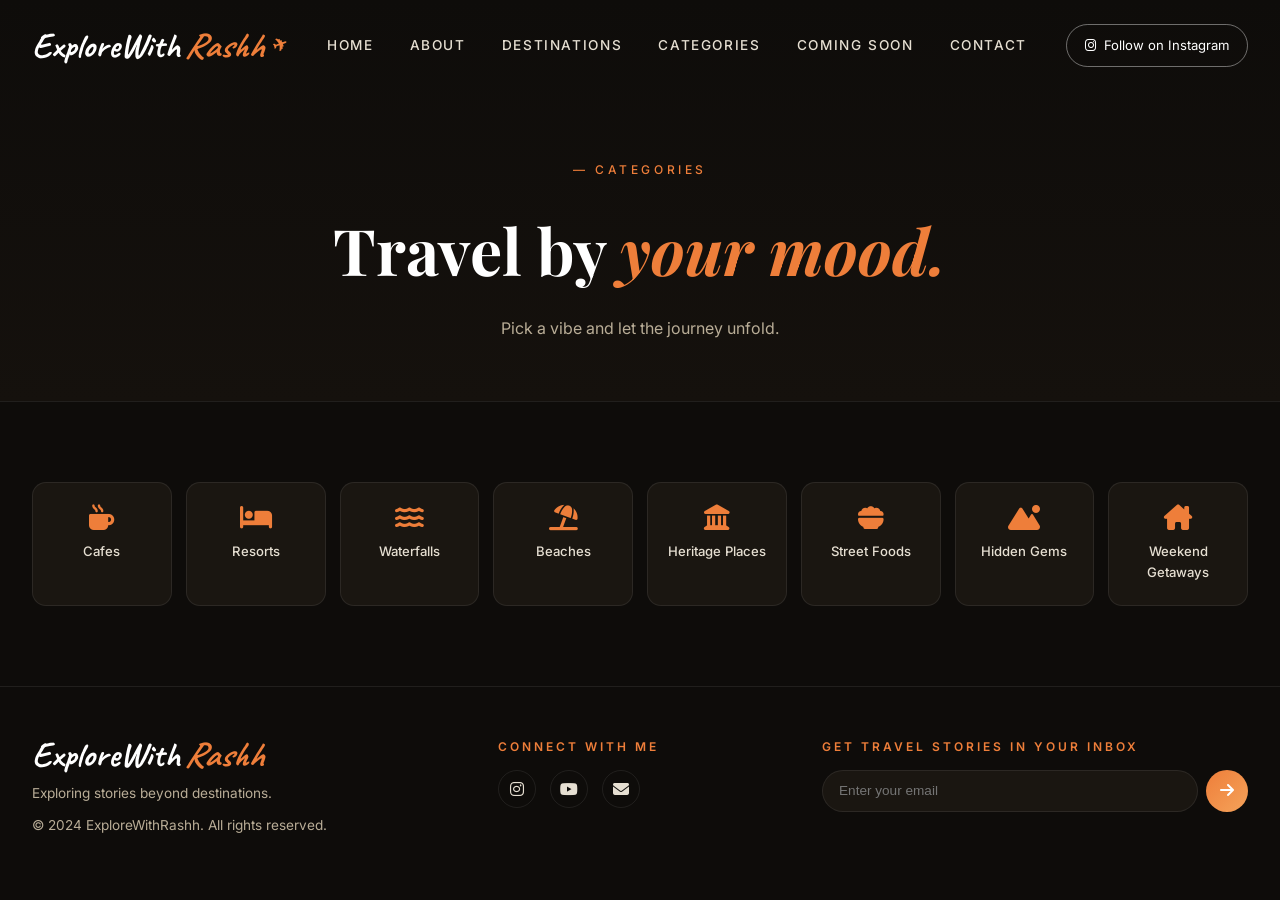
<file: pages/categories.html>
<!DOCTYPE html><html lang="en"><head><meta charset="UTF-8"/><meta name="viewport" content="width=device-width,initial-scale=1"/><link rel="stylesheet" href="../css/style.css"/><link rel="stylesheet" href="https://cdnjs.cloudflare.com/ajax/libs/font-awesome/6.5.0/css/all.min.css"/><title>Categories — ExploreWithRashh</title></head><body>
<header class="navbar"><div class="container nav-inner"><a href="../index.html" class="logo">ExploreWith<span class="accent">Rashh</span><span class="plane">✈</span></a><nav><ul class="nav-links"><li><a href="../index.html">HOME</a></li><li><a href="about.html">ABOUT</a></li><li><a href="destinations.html">DESTINATIONS</a></li><li><a href="categories.html">CATEGORIES</a></li><li><a href="coming-soon.html">COMING SOON</a></li><li><a href="contact.html">CONTACT</a></li></ul></nav><a href="#" class="nav-cta"><i class="fa-brands fa-instagram"></i> Follow on Instagram</a><button class="nav-toggle"><i class="fa-solid fa-bars"></i></button></div></header>
<section class="page-hero"><div class="container"><div class="eyebrow">— Categories</div><h1>Travel by <span class="italic">your mood.</span></h1><p>Pick a vibe and let the journey unfold.</p></div></section>
<section class="section-dark"><div class="container"><div class="cat-grid">
<div class="cat"><i class="fa-solid fa-mug-hot icon"></i><div class="name">Cafes</div></div>
<div class="cat"><i class="fa-solid fa-bed icon"></i><div class="name">Resorts</div></div>
<div class="cat"><i class="fa-solid fa-water icon"></i><div class="name">Waterfalls</div></div>
<div class="cat"><i class="fa-solid fa-umbrella-beach icon"></i><div class="name">Beaches</div></div>
<div class="cat"><i class="fa-solid fa-landmark icon"></i><div class="name">Heritage Places</div></div>
<div class="cat"><i class="fa-solid fa-bowl-food icon"></i><div class="name">Street Foods</div></div>
<div class="cat"><i class="fa-solid fa-mountain-sun icon"></i><div class="name">Hidden Gems</div></div>
<div class="cat"><i class="fa-solid fa-house-chimney icon"></i><div class="name">Weekend Getaways</div></div>
</div></div></section>
<footer class="footer"><div class="container footer-grid"><div><a class="logo">ExploreWith<span class="accent">Rashh</span></a><p class="tag">Exploring stories beyond destinations.</p><p class="tag">© 2024 ExploreWithRashh. All rights reserved.</p></div><div><h6>Connect With Me</h6><div class="socials"><a href="#"><i class="fa-brands fa-instagram"></i></a><a href="#"><i class="fa-brands fa-youtube"></i></a><a href="#"><i class="fa-solid fa-envelope"></i></a></div></div><div><h6>Get Travel Stories In Your Inbox</h6><form class="newsletter"><input type="email" placeholder="Enter your email" required /><button type="submit"><i class="fa-solid fa-arrow-right"></i></button></form></div></div></footer><script src="../js/script.js"></script></body></html>
</file>
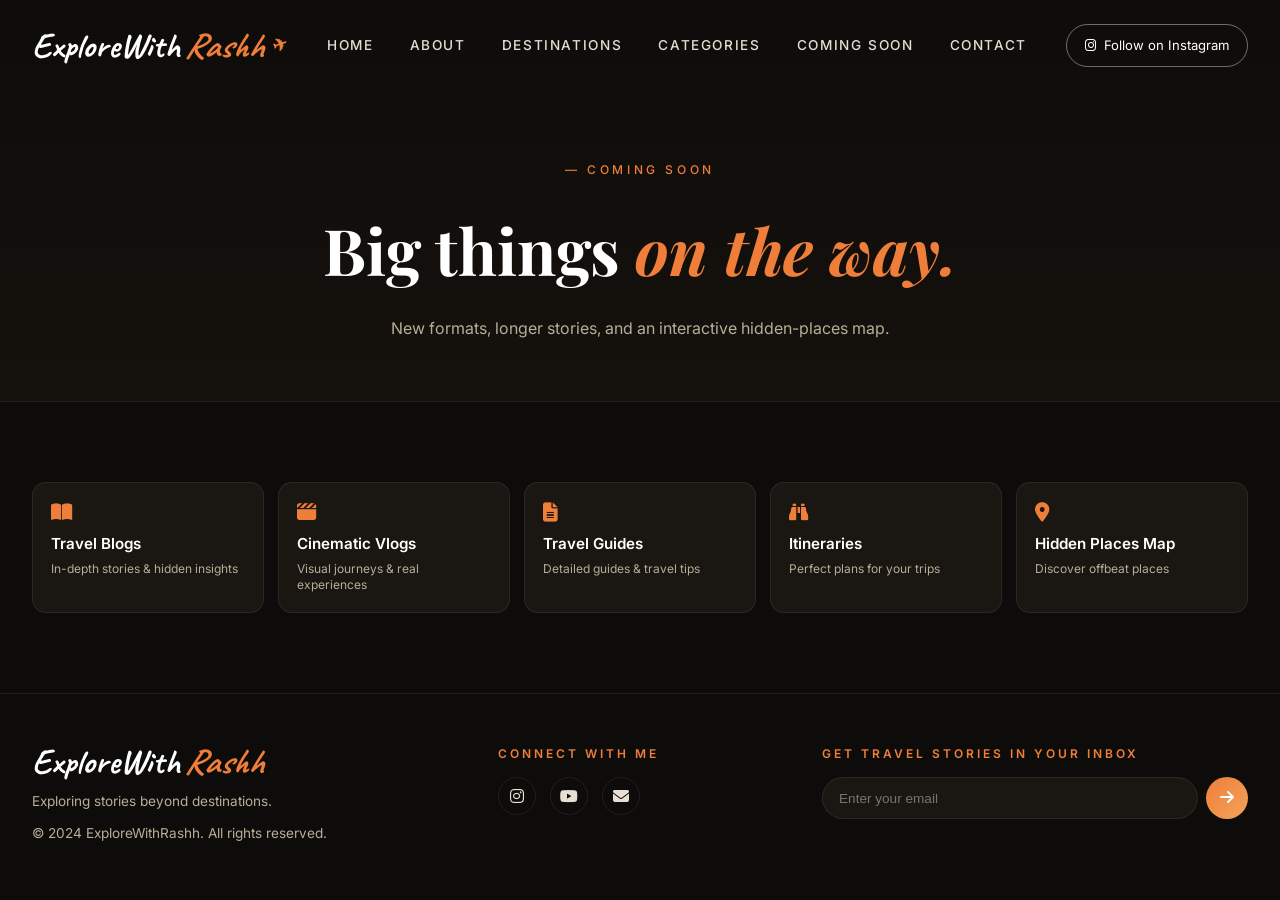
<file: pages/coming-soon.html>
<!DOCTYPE html><html lang="en"><head><meta charset="UTF-8"/><meta name="viewport" content="width=device-width,initial-scale=1"/><link rel="stylesheet" href="../css/style.css"/><link rel="stylesheet" href="https://cdnjs.cloudflare.com/ajax/libs/font-awesome/6.5.0/css/all.min.css"/><title>Coming Soon — ExploreWithRashh</title></head><body>
<header class="navbar"><div class="container nav-inner"><a href="../index.html" class="logo">ExploreWith<span class="accent">Rashh</span><span class="plane">✈</span></a><nav><ul class="nav-links"><li><a href="../index.html">HOME</a></li><li><a href="about.html">ABOUT</a></li><li><a href="destinations.html">DESTINATIONS</a></li><li><a href="categories.html">CATEGORIES</a></li><li><a href="coming-soon.html">COMING SOON</a></li><li><a href="contact.html">CONTACT</a></li></ul></nav><a href="#" class="nav-cta"><i class="fa-brands fa-instagram"></i> Follow on Instagram</a><button class="nav-toggle"><i class="fa-solid fa-bars"></i></button></div></header>
<section class="page-hero"><div class="container"><div class="eyebrow">— Coming Soon</div><h1>Big things <span class="italic">on the way.</span></h1><p>New formats, longer stories, and an interactive hidden-places map.</p></div></section>
<section class="section-dark"><div class="container"><div class="cs-grid">
<div class="cs"><i class="fa-solid fa-book-open icon"></i><h5>Travel Blogs</h5><p>In-depth stories & hidden insights</p></div>
<div class="cs"><i class="fa-solid fa-clapperboard icon"></i><h5>Cinematic Vlogs</h5><p>Visual journeys & real experiences</p></div>
<div class="cs"><i class="fa-solid fa-file-lines icon"></i><h5>Travel Guides</h5><p>Detailed guides & travel tips</p></div>
<div class="cs"><i class="fa-solid fa-binoculars icon"></i><h5>Itineraries</h5><p>Perfect plans for your trips</p></div>
<div class="cs"><i class="fa-solid fa-location-dot icon"></i><h5>Hidden Places Map</h5><p>Discover offbeat places</p></div>
</div></div></section>
<footer class="footer"><div class="container footer-grid"><div><a class="logo">ExploreWith<span class="accent">Rashh</span></a><p class="tag">Exploring stories beyond destinations.</p><p class="tag">© 2024 ExploreWithRashh. All rights reserved.</p></div><div><h6>Connect With Me</h6><div class="socials"><a href="#"><i class="fa-brands fa-instagram"></i></a><a href="#"><i class="fa-brands fa-youtube"></i></a><a href="#"><i class="fa-solid fa-envelope"></i></a></div></div><div><h6>Get Travel Stories In Your Inbox</h6><form class="newsletter"><input type="email" placeholder="Enter your email" required /><button type="submit"><i class="fa-solid fa-arrow-right"></i></button></form></div></div></footer><script src="../js/script.js"></script></body></html>
</file>
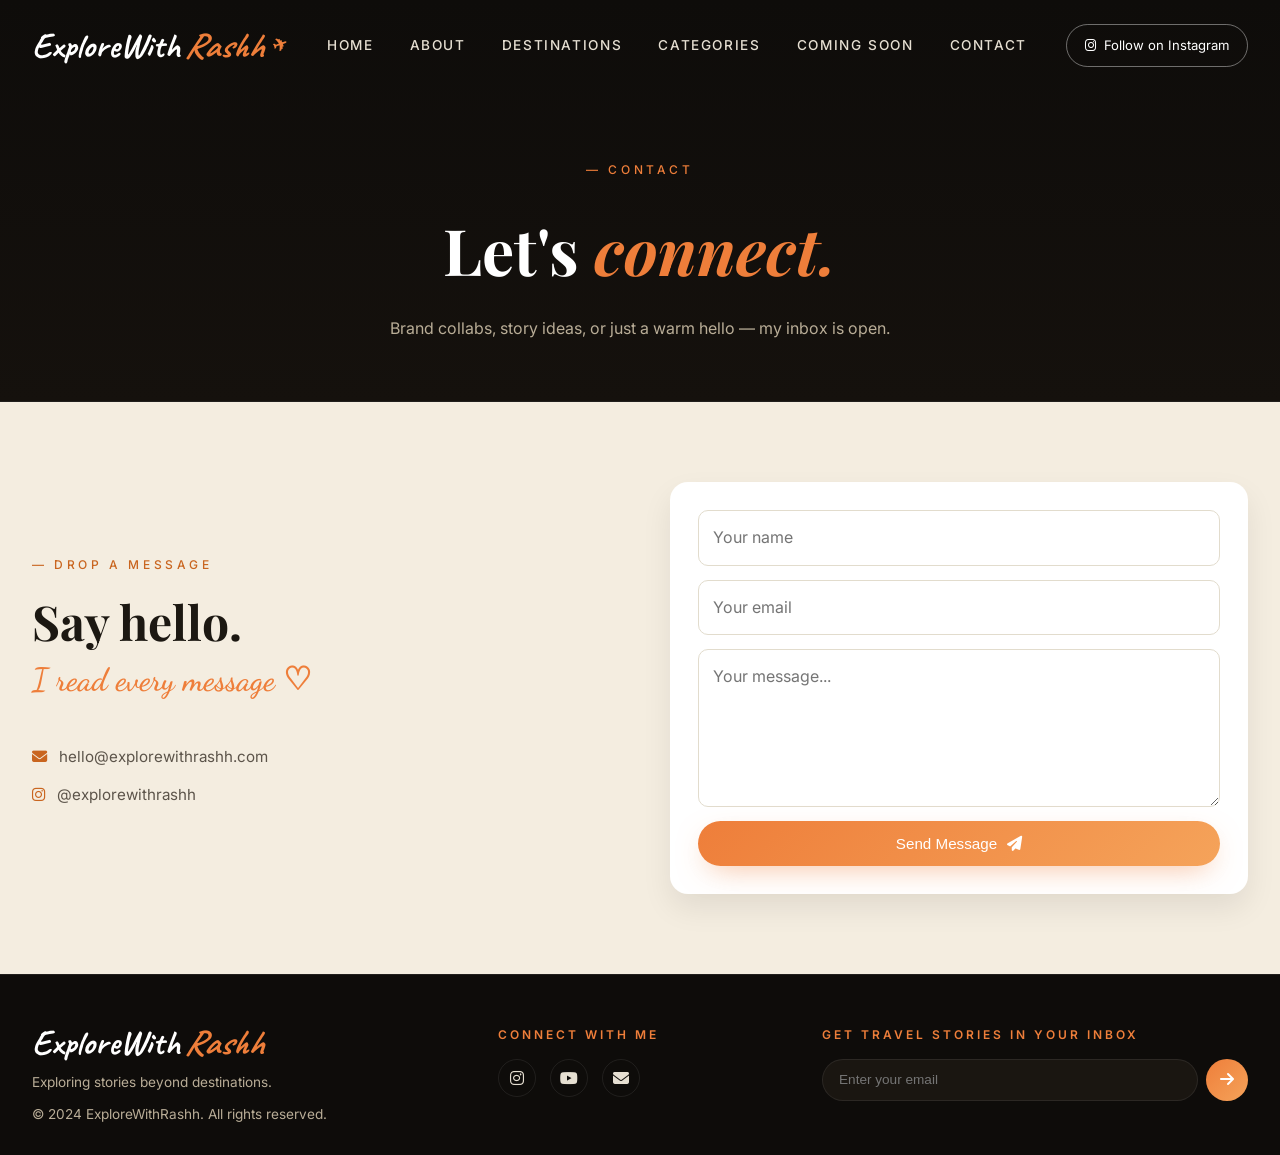
<file: pages/contact.html>
<!DOCTYPE html><html lang="en"><head><meta charset="UTF-8"/><meta name="viewport" content="width=device-width,initial-scale=1"/><link rel="stylesheet" href="../css/style.css"/><link rel="stylesheet" href="https://cdnjs.cloudflare.com/ajax/libs/font-awesome/6.5.0/css/all.min.css"/><title>Contact — ExploreWithRashh</title></head><body>
<header class="navbar"><div class="container nav-inner"><a href="../index.html" class="logo">ExploreWith<span class="accent">Rashh</span><span class="plane">✈</span></a><nav><ul class="nav-links"><li><a href="../index.html">HOME</a></li><li><a href="about.html">ABOUT</a></li><li><a href="destinations.html">DESTINATIONS</a></li><li><a href="categories.html">CATEGORIES</a></li><li><a href="coming-soon.html">COMING SOON</a></li><li><a href="contact.html">CONTACT</a></li></ul></nav><a href="#" class="nav-cta"><i class="fa-brands fa-instagram"></i> Follow on Instagram</a><button class="nav-toggle"><i class="fa-solid fa-bars"></i></button></div></header>
<section class="page-hero"><div class="container"><div class="eyebrow">— Contact</div><h1>Let's <span class="italic">connect.</span></h1><p>Brand collabs, story ideas, or just a warm hello — my inbox is open.</p></div></section>
<section class="about about-page"><div class="container about-grid">
<div>
<div class="eyebrow" style="color:#c9651f">— Drop a Message</div>
<h2>Say hello.</h2>
<div class="script">I read every message ♡</div>
<p style="margin-top:18px"><i class="fa-solid fa-envelope" style="color:#c9651f"></i> &nbsp; hello@explorewithrashh.com</p>
<p><i class="fa-brands fa-instagram" style="color:#c9651f"></i> &nbsp; @explorewithrashh</p>
</div>
<form class="contact-form" onsubmit="event.preventDefault();alert('Thanks! I will get back soon.');this.reset();" style="display:grid;gap:14px;background:#fff;padding:28px;border-radius:18px;box-shadow:0 14px 30px rgba(0,0,0,.08)">
<input required placeholder="Your name" style="padding:14px;border:1px solid #e2dccd;border-radius:10px;font:inherit"/>
<input required type="email" placeholder="Your email" style="padding:14px;border:1px solid #e2dccd;border-radius:10px;font:inherit"/>
<textarea required rows="5" placeholder="Your message..." style="padding:14px;border:1px solid #e2dccd;border-radius:10px;font:inherit;resize:vertical"></textarea>
<button class="btn btn-primary" style="justify-content:center">Send Message <i class="fa-solid fa-paper-plane"></i></button>
</form>
</div></section>
<footer class="footer"><div class="container footer-grid"><div><a class="logo">ExploreWith<span class="accent">Rashh</span></a><p class="tag">Exploring stories beyond destinations.</p><p class="tag">© 2024 ExploreWithRashh. All rights reserved.</p></div><div><h6>Connect With Me</h6><div class="socials"><a href="#"><i class="fa-brands fa-instagram"></i></a><a href="#"><i class="fa-brands fa-youtube"></i></a><a href="#"><i class="fa-solid fa-envelope"></i></a></div></div><div><h6>Get Travel Stories In Your Inbox</h6><form class="newsletter"><input type="email" placeholder="Enter your email" required /><button type="submit"><i class="fa-solid fa-arrow-right"></i></button></form></div></div></footer><script src="../js/script.js"></script></body></html>
</file>
<file: css/style.css>
/* ===== ExploreWithRashh — Travel Blog ===== */
@import url('https://fonts.googleapis.com/css2?family=Playfair+Display:ital,wght@0,400;0,700;0,900;1,400;1,700&family=Inter:wght@300;400;500;600;700&family=Caveat:wght@400;600;700&family=Dancing+Script:wght@600;700&display=swap');

:root {
  --bg-dark: #0e0c0a;
  --bg-dark-2: #15110d;
  --bg-cream: #f4ede0;
  --bg-cream-2: #ece3d2;
  --text-light: #f5efe4;
  --text-muted: #b9ad97;
  --text-dark: #1c1812;
  --text-dark-muted: #5c544a;
  --accent: #ee7e3a;
  --accent-2: #f5a35a;
  --accent-glow: #ffb070;
  --gradient-accent: linear-gradient(135deg, #ee7e3a 0%, #f5a35a 100%);
  --border-dark: rgba(255, 255, 255, .08);
  --border-cream: rgba(0, 0, 0, .08);
  --radius: 14px;
}

* {
  box-sizing: border-box;
  margin: 0;
  padding: 0
}

html {
  scroll-behavior: smooth
}

body {
  font-family: 'Inter', sans-serif;
  background: var(--bg-dark);
  color: var(--text-light);
  line-height: 1.6;
  overflow-x: hidden
}

img {
  max-width: 100%;
  display: block
}

a {
  color: inherit;
  text-decoration: none
}

.container {
  max-width: 1280px;
  margin: 0 auto;
  padding: 0 32px
}

/* ===== Logo (signature look like reference) ===== */
.logo {
  font-family: 'Caveat', cursive;
    font-size: 35px;
  font-weight: 700;
  color: #fff;
  display: inline-flex;
  align-items: center;
  gap: 4px;
  line-height: 1
}

.logo .accent {
  color: var(--accent);
  font-style: italic
}

.logo .plane {
  font-size: 1.1rem;
  display: inline-block;
  transform: rotate(-20deg);
  margin-left: 6px;
  color: var(--accent)
}

/* ===== Navbar ===== */
.navbar {
  position: absolute;
  top: 0;
  left: 0;
  right: 0;
  z-index: 50;
  padding: 24px 0
}

.nav-inner {
  display: flex;
  align-items: center;
  justify-content: space-between;
  gap: 24px
}

.nav-links {
  display: flex;
  gap: 36px;
  list-style: none;
  font-size: .85rem;
  font-weight: 500;
  letter-spacing: .12em
}

.nav-links a {
  color: #e6dfd2;
  transition: color .25s;
  position: relative;
  padding-bottom: 6px
}

.nav-links a.active,
.nav-links a:hover {
  color: #fff
}

.nav-links a.active::after {
  content: '';
  position: absolute;
  left: 0;
  right: 0;
  bottom: 0;
  height: 2px;
  background: var(--accent);
  border-radius: 2px
}

.nav-cta {
  display: inline-flex;
  align-items: center;
  gap: 8px;
  border: 1px solid rgba(255, 255, 255, .4);
  padding: 10px 18px;
  border-radius: 999px;
  font-size: .82rem;
  color: #fff;
  transition: all .25s
}

.nav-cta:hover {
  background: #fff;
  color: #000
}

.nav-toggle {
  display: none;
  background: none;
  border: none;
  color: #fff;
  font-size: 1.5rem;
  cursor: pointer
}

/* ===== Hero ===== */
.hero {
  position: relative;
  min-height: 100vh;
  background: linear-gradient(180deg, rgba(14, 12, 10, .35) 0%, rgba(14, 12, 10, .55) 100%), url('../images/hero.jpg') center/cover no-repeat;
  display: flex;
  align-items: center;
  padding: 140px 0 60px
}

.hero-content {
  max-width: 620px
}

.eyebrow {
  font-size: .75rem;
  letter-spacing: .3em;
  color: var(--accent);
  text-transform: uppercase;
  margin-bottom: 20px;
  font-weight: 500
}

.hero h1 {
  font-family: 'Playfair Display', serif;
  font-size: clamp(3rem, 6.5vw, 5.5rem);
  font-weight: 700;
  line-height: 1.05;
  color: #fff;
  margin-bottom: 24px
}

.hero h1 .italic {
  font-style: italic;
  color: var(--accent);
  font-weight: 700;
  display: block
}

.hero p {
  font-size: 1.05rem;
  color: #e6dfd2;
  margin-bottom: 36px;
  max-width: 480px
}

.hero-actions {
  display: flex;
  flex-wrap: wrap;
  gap: 16px
}

.btn {
  display: inline-flex;
  align-items: center;
  gap: 10px;
  padding: 14px 26px;
  border-radius: 999px;
  font-size: .95rem;
  font-weight: 500;
  cursor: pointer;
  border: none;
  transition: transform .25s, box-shadow .25s, background .25s
}

.btn-primary {
  background: var(--gradient-accent);
  color: #fff;
  box-shadow: 0 10px 30px -10px rgba(238, 126, 58, .55)
}

.btn-primary:hover {
  transform: translateY(-2px);
  box-shadow: 0 14px 36px -10px rgba(238, 126, 58, .7)
}

.btn-ghost {
  background: rgba(255, 255, 255, .08);
  color: #fff;
  border: 1px solid rgba(255, 255, 255, .2);
  backdrop-filter: blur(8px)
}

.btn-ghost:hover {
  background: rgba(255, 255, 255, .18)
}

.btn-dark {
  background: #1a1611;
  color: #fff
}

.btn-dark:hover {
  background: #000
}

/* Stamp + tagline */
.hero-stamp {
  position: absolute;
  right: 60px;
  top: 30%;
  display: flex;
  flex-direction: column;
  align-items: flex-end;
  gap: 14px;
  color: #fff
}

.hero-stamp .tag {
  font-family: 'Caveat', cursive;
  font-size: 1.6rem;
  color: var(--accent);
  line-height: 1
}

.hero-stamp .tag small {
  display: block;
  font-family: 'Inter', sans-serif;
  font-size: .7rem;
  color: #e6dfd2;
  letter-spacing: .25em;
  margin-top: 8px;
  text-transform: uppercase
}

.stamp {
  width: 130px;
  background: #f4ede0;
  color: #1c1812;
  border-radius: 6px;
  padding: 10px;
  text-align: center;
  box-shadow: 0 8px 30px rgba(0, 0, 0, .4);
  position: relative
}

.stamp::before {
  content: '';
  position: absolute;
  inset: -6px;
  border: 2px dashed rgba(255, 255, 255, .4);
  border-radius: 10px;
  pointer-events: none
}

.stamp img {
  border-radius: 4px;
  height: 80px;
  object-fit: cover;
  width: 100%
}

.stamp .label {
  font-family: 'Playfair Display', serif;
  font-weight: 700;
  font-size: .95rem;
  margin-top: 6px
}

.stamp .sublabel {
  font-family: 'Caveat', cursive;
  font-size: .85rem;
  color: var(--accent)
}

.postal-lines {
  position: absolute;
  right: 200px;
  top: 34%;
  display: flex;
  flex-direction: column;
  gap: 6px
}

.postal-lines span {
  width: 80px;
  height: 2px;
  background: var(--accent);
  border-radius: 2px;
  opacity: .7
}

/* ===== Instagram Card ===== */
.insta-section {
  background: var(--bg-dark);
  padding: 0 0 60px;
  margin-top: -80px;
  position: relative;
  z-index: 10
}

.insta-card {
  background: #161310;
  border: 1px solid var(--border-dark);
  border-radius: 20px;
  padding: 28px;
  display: grid;
  grid-template-columns: 280px 1fr;
  gap: 24px;
  box-shadow: 0 30px 60px -20px rgba(0, 0, 0, .6)
}

.insta-profile {
  display: flex;
  flex-direction: column;
  align-items: flex-start;
  gap: 14px
}

.insta-avatar {
  width: 50%;
  height: 50%;
  border-radius: 50%;
  border: 3px solid var(--accent);
  overflow: hidden
}

.insta-avatar img {
  width: 100%;
  height: 100%;
  object-fit: cover
}

.insta-handle {
  display: flex;
  align-items: center;
  gap: 6px;
  font-weight: 600;
  color: #fff
}

.insta-handle .verify {
  color: #3897f0;
  font-size: .95rem
}

.insta-bio {
  font-size: .85rem;
  color: var(--text-muted);
  line-height: 1.5
}

.insta-bio strong {
  display: block;
  color: #e6dfd2;
  font-weight: 500;
  margin-bottom: 2px
}

.insta-stats {
  display: flex;
  gap: 24px;
  margin-top: 6px
}

.insta-stats div {
  text-align: center
}

.insta-stats b {
  display: block;
  color: #fff;
  font-size: 1.05rem
}

.insta-stats span {
  font-size: .72rem;
  color: var(--text-muted);
  letter-spacing: .05em
}

.insta-follow {
  width: 100%;
  justify-content: center;
  margin-top: auto
}

.insta-grid {
  display: grid;
  grid-template-columns: repeat(5, 1fr);
  gap: 12px
}

.insta-tile {
  position: relative;
  border-radius: 12px;
  overflow: hidden;
  aspect-ratio: 3/4;
  cursor: pointer
}

.insta-tile img {
  width: 100%;
  height: 100%;
  object-fit: cover;
  transition: transform .5s
}

.insta-tile:hover img {
  transform: scale(1.08)
}

.insta-tile::after {
  content: '';
  position: absolute;
  inset: 0;
  background: linear-gradient(180deg, transparent 45%, rgba(0, 0, 0, .85) 100%)
}

.insta-tile .caption {
  position: absolute;
  left: 10px;
  right: 10px;
  bottom: 10px;
  z-index: 2;
  color: #fff;
  font-size: .72rem;
  line-height: 1.3;
  font-weight: 500
}

.insta-tile .plays {
  display: flex;
  align-items: center;
  gap: 4px;
  font-size: .7rem;
  color: #e6dfd2;
  margin-top: 4px
}

/* ===== About section ===== */
.about {
  background: var(--bg-cream);
  color: var(--text-dark);
  padding: 90px 0;
  position: relative
}

.about-grid {
  display: grid;
  grid-template-columns: 1fr 1.4fr;
  gap: 60px;
  align-items: center
}

.about h2 {
  font-family: 'Playfair Display', serif;
  font-size: 3rem;
  font-weight: 700;
  line-height: 1.1;
  margin-bottom: 8px
}

.about .script {
  font-family: 'Dancing Script', cursive;
  font-size: 2rem;
  color: var(--accent);
  font-weight: 600;
  margin-bottom: 20px;
  display: inline-block
}

.about p {
  font-size: .95rem;
  color: var(--text-dark-muted);
  margin-bottom: 14px;
  max-width: 380px
}

.about .lets {
  font-family: 'Caveat', cursive;
  font-size: 1.5rem;
  color: var(--text-dark);
  margin: 18px 0 18px
}

.polaroid-stack {
  position: relative;
  display: flex;
  gap: 18px;
  flex-wrap: wrap;
  justify-content: center
}

.polaroid {
  background: #fff;
  padding: 10px 10px 36px;
  box-shadow: 0 14px 30px rgba(0, 0, 0, .18);
  transform: rotate(var(--r, -3deg));
  transition: transform .4s;
  position: relative;
  max-width: 230px
}

.polaroid:hover {
  transform: rotate(0) scale(1.04);
  z-index: 5
}

.polaroid img {
  aspect-ratio: 3/4;
  object-fit: cover;
  width: 100%
}

.polaroid .cap {
  position: absolute;
  bottom: 8px;
  left: 0;
  right: 0;
  text-align: center;
  font-family: 'Caveat', cursive;
  font-size: 1.1rem;
  color: #5c544a
}

.polaroid::before {
  content: '';
  position: absolute;
  top: -12px;
  left: 50%;
  transform: translateX(-50%) rotate(-4deg);
  width: 60px;
  height: 18px;
  background: rgba(220, 200, 160, .6);
  border-radius: 2px
}

/* ===== Categories ===== */
.section-dark {
  background: var(--bg-dark);
  padding: 80px 0
}

.section-head {
  display: flex;
  align-items: center;
  gap: 18px;
  margin-bottom: 36px
}

.section-head .label {
  font-size: .75rem;
  letter-spacing: .3em;
  color: var(--accent);
  text-transform: uppercase;
  font-weight: 500;
  white-space: nowrap
}

.section-head .line {
  flex: 1;
  height: 1px;
  background: var(--border-dark)
}

.section-head .more {
  font-size: .85rem;
  color: var(--text-muted)
}

.section-head .more:hover {
  color: var(--accent)
}

.cat-grid {
  display: grid;
  grid-template-columns: repeat(8, 1fr);
  gap: 14px
}

.cat {
  background: #1a1611;
  border: 1px solid var(--border-dark);
  border-radius: 14px;
  padding: 22px 10px;
  text-align: center;
  transition: all .3s;
  cursor: pointer
}

.cat:hover {
  border-color: var(--accent);
  transform: translateY(-4px);
  box-shadow: 0 12px 30px -10px rgba(238, 126, 58, .3)
}

.cat .icon {
  font-size: 1.6rem;
  color: var(--accent);
  margin-bottom: 10px;
  display: block
}

.cat .name {
  font-size: .82rem;
  color: #e6dfd2;
  font-weight: 500
}

/* ===== Destinations ===== */
.dest-grid {
  display: grid;
  grid-template-columns: repeat(7, 1fr);
  gap: 14px
}

.dest {
  position: relative;
  border-radius: 14px;
  overflow: hidden;
  aspect-ratio: 3/4;
  cursor: pointer
}

.dest img {
  width: 100%;
  height: 100%;
  object-fit: cover;
  transition: transform .6s
}

.dest:hover img {
  transform: scale(1.08)
}

.dest::after {
  content: '';
  position: absolute;
  inset: 0;
  background: linear-gradient(180deg, transparent 40%, rgba(0, 0, 0, .85))
}

.dest .info {
  position: absolute;
  left: 14px;
  right: 14px;
  bottom: 14px;
  z-index: 2;
  color: #fff
}

.dest .info h4 {
  font-family: 'Playfair Display', serif;
  font-size: 1.05rem;
  margin-bottom: 2px
}

.dest .info p {
  font-size: .72rem;
  color: #d8cfbb
}

/* ===== Coming Soon ===== */
.cs-grid {
  display: grid;
  grid-template-columns: repeat(5, 1fr);
  gap: 14px
}

.cs {
  background: #1a1611;
  border: 1px solid var(--border-dark);
  border-radius: 14px;
  padding: 18px;
  transition: border-color .3s
}

.cs:hover {
  border-color: var(--accent)
}

.cs .icon {
  color: var(--accent);
  font-size: 1.2rem;
  margin-bottom: 10px
}

.cs h5 {
  font-size: .95rem;
  color: #fff;
  margin-bottom: 4px;
  font-weight: 600
}

.cs p {
  font-size: .75rem;
  color: var(--text-muted);
  line-height: 1.4
}

/* ===== Big CTA Banner ===== */
.cta-banner {
  position: relative;
  min-height: 280px;
  background: linear-gradient(180deg, rgba(14, 12, 10, .3), rgba(14, 12, 10, .5)), url('../images/cta-banner.jpg') center/cover no-repeat;
  display: flex;
  align-items: center;
  justify-content: center;
  padding: 80px 20px;
  text-align: center
}

.cta-banner h2 {
  font-family: 'Playfair Display', serif;
  font-size: clamp(2rem, 4vw, 3.2rem);
  color: #fff;
  font-weight: 700;
  margin-bottom: 8px
}

.cta-banner h2 .italic {
  font-style: italic;
  color: var(--accent-glow);
  font-weight: 700
}

.cta-banner .btn {
  margin-top: 18px
}

/* ===== Footer ===== */
.footer {
  background: var(--bg-dark);
  padding: 50px 0 30px;
  border-top: 1px solid var(--border-dark)
}

.footer-grid {
  display: grid;
  grid-template-columns: 1.5fr 1fr 1.5fr;
  gap: 40px;
  align-items: start
}

.footer p.tag {
  font-size: .85rem;
  color: var(--text-muted);
  margin-top: 10px
}

.footer h6 {
  font-size: .75rem;
  letter-spacing: .25em;
  color: var(--accent);
  text-transform: uppercase;
  margin-bottom: 14px;
  font-weight: 600
}

.socials {
  display: flex;
  gap: 14px
}

.socials a {
  width: 38px;
  height: 38px;
  border-radius: 50%;
  border: 1px solid var(--border-dark);
  display: inline-flex;
  align-items: center;
  justify-content: center;
  color: #e6dfd2;
  transition: all .25s
}

.socials a:hover {
  background: var(--accent);
  border-color: var(--accent);
  color: #fff
}

.newsletter {
  display: flex;
  gap: 8px;
  margin-top: 8px
}

.newsletter input {
  flex: 1;
  background: #1a1611;
  border: 1px solid var(--border-dark);
  color: #fff;
  padding: 12px 16px;
  border-radius: 999px;
  font-size: .85rem;
  outline: none
}

.newsletter input:focus {
  border-color: var(--accent)
}

.newsletter button {
  background: var(--gradient-accent);
  border: none;
  color: #fff;
  width: 42px;
  height: 42px;
  border-radius: 50%;
  cursor: pointer;
  font-size: 1rem
}

.copyright {
  font-size: .75rem;
  color: var(--text-muted);
  margin-top: 30px;
  text-align: left
}

/* ===== Inner page styles ===== */
.page-hero {
  padding: 160px 0 60px;
  background: linear-gradient(180deg, #0e0c0a, #15110d);
  text-align: center;
  border-bottom: 1px solid var(--border-dark)
}

.page-hero .eyebrow {
  justify-content: center
}

.page-hero h1 {
  font-family: 'Playfair Display', serif;
  font-size: clamp(2.5rem, 5vw, 4rem);
  color: #fff;
  margin-bottom: 14px
}

.page-hero h1 .italic {
  font-style: italic;
  color: var(--accent)
}

.page-hero p {
  color: var(--text-muted);
  max-width: 560px;
  margin: 0 auto
}

.about-page {
  background: var(--bg-cream);
  color: var(--text-dark);
  padding: 80px 0
}

.about-page .about-grid {
  grid-template-columns: 1fr 1fr
}

/* ===== Responsive ===== */
@media(max-width:1024px) {
  .insta-card {
    grid-template-columns: 1fr
  }

  .insta-grid {
    grid-template-columns: repeat(3, 1fr)
  }

  .cat-grid {
    grid-template-columns: repeat(4, 1fr)
  }

  .dest-grid {
    grid-template-columns: repeat(3, 1fr)
  }

  .cs-grid {
    grid-template-columns: repeat(2, 1fr)
  }

  .about-grid {
    grid-template-columns: 1fr;
    gap: 40px
  }

  .footer-grid {
    grid-template-columns: 1fr
  }

  .hero-stamp,
  .postal-lines {
    display: none
  }
}

@media(max-width:640px) {

  .nav-links,
  .nav-cta {
    display: none
  }

  .nav-toggle {
    display: block
  }

  .nav-links.open {
    display: flex;
    flex-direction: column;
    position: absolute;
    top: 70px;
    left: 20px;
    right: 20px;
    background: #1a1611;
    padding: 20px;
    border-radius: 14px;
    gap: 18px
  }

  .insta-grid {
    grid-template-columns: repeat(2, 1fr)
  }

  .cat-grid {
    grid-template-columns: repeat(2, 1fr)
  }

  .dest-grid {
    grid-template-columns: repeat(2, 1fr)
  }

  .cs-grid {
    grid-template-columns: 1fr
  }

  .container {
    padding: 0 20px
  }
}
</file>
